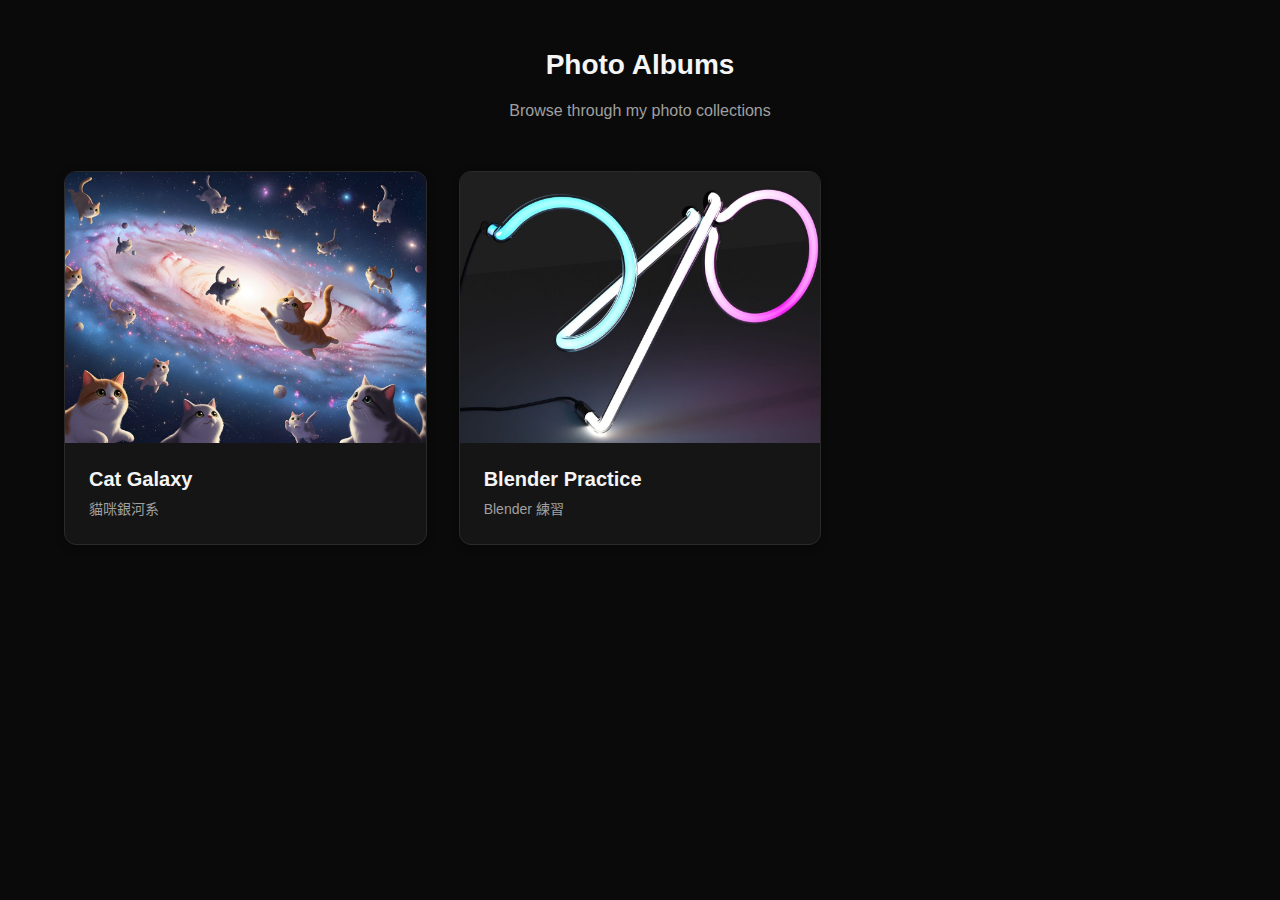
<file: index.html>
<!DOCTYPE html>
<html lang="zh-TW">
<head>
  <meta charset="UTF-8">
  <meta name="viewport" content="width=device-width, initial-scale=1.0">
  <meta name="description" content="A static photo album system built with pure HTML, CSS, and JavaScript">
  <title>Photo Albums</title>
  <link rel="icon" type="image/svg+xml" href="./assets/icons/favicon.svg">
  <link rel="stylesheet" href="./assets/css/base.css">
</head>
<body>
  <div class="index-container">
    <header class="index-header">
      <h1>Photo Albums</h1>
      <p>Browse through my photo collections</p>
    </header>

    <div id="album-list" class="album-list">
      <!-- Album cards will be dynamically inserted here -->
    </div>
  </div>

  <script src="./assets/js/utils.js"></script>
  <script src="./assets/js/index.js"></script>
</body>
</html>
</file>
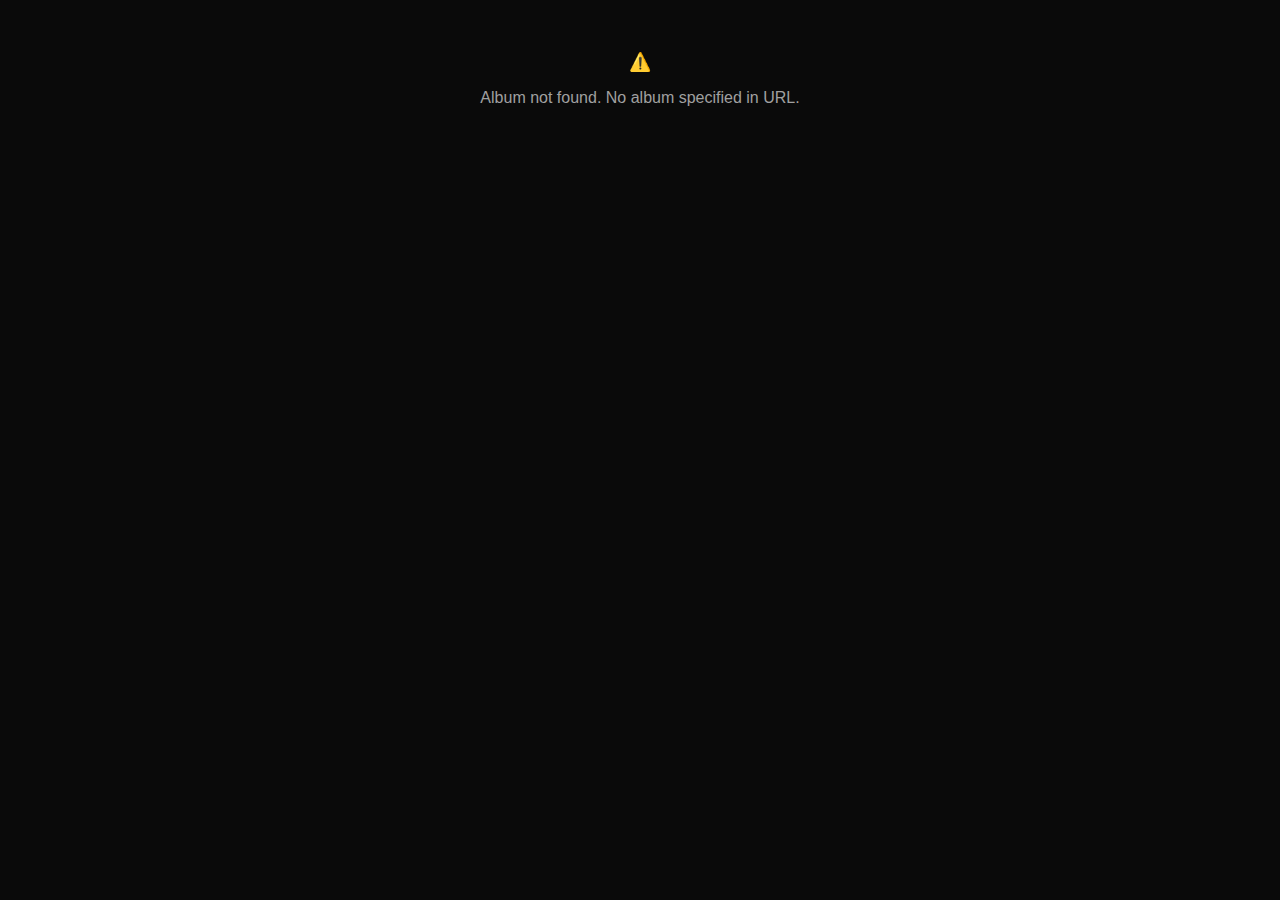
<file: album/index.html>
<!DOCTYPE html>
<html lang="zh-TW">
<head>
  <meta charset="UTF-8">
  <meta name="viewport" content="width=device-width, initial-scale=1.0, maximum-scale=5.0, user-scalable=yes">
  <meta name="description" content="Photo album slideshow">
  <title>Album - Photo Albums</title>
  <link rel="icon" type="image/svg+xml" href="../assets/icons/favicon.svg">

  <!-- Swiper CSS -->
  <link rel="stylesheet" href="https://cdn.jsdelivr.net/npm/swiper@11/swiper-bundle.min.css">

  <link rel="stylesheet" href="../assets/css/base.css">
  <link rel="stylesheet" href="../assets/css/album.css">
</head>
<body>
  <div class="slideshow-container">
    <!-- Header with album title -->
    <header class="slideshow-header">
      <h1 id="album-title" class="album-title">Loading...</h1>
    </header>

    <!-- Main photo swiper -->
    <div class="swiper main-swiper">
      <div class="swiper-wrapper" id="main-swiper-wrapper">
        <!-- Main photos will be dynamically inserted here -->
      </div>

      <!-- Navigation buttons -->
      <div class="swiper-button-prev"></div>
      <div class="swiper-button-next"></div>
    </div>

    <!-- Caption area -->
    <div class="caption-area">
      <p id="caption" class="caption"></p>
    </div>

    <!-- Thumbnail swiper -->
    <div class="swiper thumb-swiper" id="thumbnail-container">
      <div class="swiper-wrapper" id="thumb-swiper-wrapper">
        <!-- Thumbnails will be dynamically inserted here -->
      </div>
    </div>
  </div>

  <!-- Swiper JS -->
  <script src="https://cdn.jsdelivr.net/npm/swiper@11/swiper-bundle.min.js"></script>

  <script src="../assets/js/utils.js"></script>
  <script src="../assets/js/album.js"></script>
</body>
</html>
</file>
<file: assets/css/album.css>
/* Slideshow Page Styles */

/* Container */
.slideshow-container {
  display: flex;
  flex-direction: column;
  height: 100vh;
  overflow: hidden;
  background-color: #000;
  color: rgba(255, 255, 255, 0.8);
}

/* Header */
.slideshow-header {
  display: flex;
  align-items: center;
  justify-content: center;
  padding: var(--spacing-sm) var(--spacing-md);
  background-color: rgba(0, 0, 0, 0.8);
  backdrop-filter: blur(10px);
  border-bottom: 1px solid rgba(255, 255, 255, 0.1);
  flex-shrink: 0;
}

.album-title {
  text-align: center;
  font-size: 18px;
  font-weight: 600;
  margin: 0;
  white-space: nowrap;
  overflow: hidden;
  text-overflow: ellipsis;
}

/* Main Swiper */
.main-swiper {
  flex: 1;
  width: 100%;
  min-height: 0;
}

.main-swiper .swiper-slide {
  display: flex;
  align-items: center;
  justify-content: center;
  padding: var(--spacing-md);
}

.main-swiper .swiper-slide img {
  max-width: 100%;
  max-height: 100%;
  width: auto;
  height: auto;
  object-fit: contain;
  user-select: none;
  -webkit-user-drag: none;
}

/* Zoom Container Styles */
.swiper-zoom-container {
  width: 100%;
  height: 100%;
  display: flex;
  justify-content: center;
  align-items: center;
  text-align: center;
}

.swiper-zoom-container > img {
  max-width: 100%;
  max-height: 100%;
  object-fit: contain;
}

/* Swiper Navigation Buttons */
.swiper-button-prev,
.swiper-button-next {
  color: #fff;
  opacity: 0.7;
  transition: opacity 0.2s ease;
}

.swiper-button-prev:hover,
.swiper-button-next:hover {
  opacity: 1;
}

.swiper-button-prev::after,
.swiper-button-next::after {
  font-size: 32px;
  font-weight: bold;
}

/* Caption Area */
.caption-area {
  flex-shrink: 0;
  padding: var(--spacing-md);
  background-color: rgba(0, 0, 0, 0.8);
  backdrop-filter: blur(10px);
  min-height: 60px;
  display: flex;
  align-items: center;
  justify-content: center;
}

.caption {
  text-align: center;
  font-size: 16px;
  line-height: 1.6;
  color: rgba(255, 255, 255, 0.8);
  margin: 0;
  max-width: 800px;
}

/* Thumbnail Swiper */
.thumb-swiper {
  flex-shrink: 0;
  background-color: rgba(0, 0, 0, 0.9);
  border-top: 1px solid rgba(255, 255, 255, 0.1);
  padding: var(--spacing-sm) 0;
  overflow: hidden;
  min-height: 84px; /* Fixed height: 60px (thumbnail) + 12px (padding top/bottom) + 12px (spacing) */
}

.thumb-swiper[style*="display: none"] {
  /* Keep the space even when hidden */
  visibility: hidden;
  border-top: none;
}

.thumb-swiper .swiper-wrapper {
  padding: 0 var(--spacing-md);
}

.thumb-swiper .swiper-slide {
  width: 90px !important;
  height: 60px;
  border-radius: var(--radius-sm);
  overflow: hidden;
  cursor: pointer;
  border: 2px solid transparent;
  transition: border-color 0.2s ease, opacity 0.2s ease;
  opacity: 0.6;
}

.thumb-swiper .swiper-slide:hover {
  opacity: 0.9;
}

.thumb-swiper .swiper-slide-thumb-active {
  border-color: #fff;
  opacity: 1;
}

.thumb-swiper .swiper-slide img {
  width: 100%;
  height: 100%;
  object-fit: cover;
  user-select: none;
  -webkit-user-drag: none;
}

/* Mobile Responsive */
@media (max-width: 640px) {
  .slideshow-header {
    padding: var(--spacing-xs) var(--spacing-sm);
  }

  .album-title {
    font-size: 16px;
  }

  /* Hide navigation buttons on mobile - use swipe instead */
  .swiper-button-prev,
  .swiper-button-next {
    display: none;
  }

  .main-swiper .swiper-slide {
    padding: var(--spacing-sm);
  }

  .caption-area {
    padding: var(--spacing-sm);
    min-height: 50px;
  }

  .caption {
    font-size: 14px;
  }

  .thumb-swiper {
    min-height: 69px; /* Fixed height for mobile: 53px (thumbnail) + 8px (padding) + 8px (spacing) */
    padding-bottom: 64px; /* Extra padding for mobile to avoid bottom cut-off */
  }

  .thumb-swiper .swiper-slide {
    width: 80px !important;
    height: 53px;
  }
}

/* Tablet */
@media (min-width: 641px) and (max-width: 1024px) {
  .thumb-swiper {
    min-height: 77px; /* Fixed height for tablet: 57px (thumbnail) + 10px (padding) + 10px (spacing) */
  }

  .thumb-swiper .swiper-slide {
    width: 85px !important;
    height: 57px;
  }
}
</file>
<file: assets/css/base.css>
/* CSS Reset and Base Styles */
*, *::before, *::after {
  box-sizing: border-box;
  margin: 0;
  padding: 0;
}

/* CSS Variables */
:root {
  /* Colors - Dark Theme */
  --color-bg: #0a0a0a;
  --color-text: #f5f5f5;
  --color-text-secondary: #a0a0a0;
  --color-border: #2a2a2a;
  --color-hover: #1a1a1a;
  --color-accent: #3b82f6;
  --color-shadow: rgba(0, 0, 0, 0.3);

  /* Typography */
  --font-sans: -apple-system, BlinkMacSystemFont, "Segoe UI", Roboto, "Helvetica Neue", Arial, sans-serif;
  --font-size-base: 16px;
  --font-size-lg: 20px;
  --font-size-xl: 28px;

  /* Spacing */
  --spacing-xs: 8px;
  --spacing-sm: 16px;
  --spacing-md: 24px;
  --spacing-lg: 32px;
  --spacing-xl: 48px;

  /* Border Radius */
  --radius-sm: 4px;
  --radius-md: 8px;
  --radius-lg: 12px;

  /* Breakpoints (for reference in media queries) */
  --bp-mobile: 640px;
  --bp-tablet: 768px;
  --bp-desktop: 1024px;
}

/* Base Styles */
html {
  font-size: var(--font-size-base);
  -webkit-font-smoothing: antialiased;
  -moz-osx-font-smoothing: grayscale;
}

body {
  font-family: var(--font-sans);
  color: var(--color-text);
  background-color: var(--color-bg);
  line-height: 1.6;
}

/* Typography */
h1, h2, h3, h4, h5, h6 {
  font-weight: 600;
  line-height: 1.2;
}

h1 {
  font-size: var(--font-size-xl);
  margin-bottom: var(--spacing-md);
}

h2 {
  font-size: var(--font-size-lg);
  margin-bottom: var(--spacing-sm);
}

p {
  margin-bottom: var(--spacing-sm);
}

a {
  color: inherit;
  text-decoration: none;
}

/* Images */
img {
  max-width: 100%;
  height: auto;
  display: block;
}

/* Buttons */
button {
  font-family: inherit;
  font-size: inherit;
  cursor: pointer;
  border: none;
  background: none;
}

/* Album Index Page Styles */
.index-container {
  max-width: 1200px;
  margin: 0 auto;
  padding: var(--spacing-xl) var(--spacing-md);
}

.index-header {
  text-align: center;
  margin-bottom: var(--spacing-xl);
}

.index-header h1 {
  margin-bottom: var(--spacing-sm);
}

.index-header p {
  color: var(--color-text-secondary);
  margin-bottom: 0;
}

/* Album Grid */
.album-list {
  display: grid;
  grid-template-columns: repeat(auto-fill, minmax(300px, 1fr));
  gap: var(--spacing-lg);
}

/* Album Card */
.album-card {
  display: block;
  border-radius: var(--radius-lg);
  overflow: hidden;
  background: #151515;
  border: 1px solid var(--color-border);
  transition: all 0.3s ease;
  box-shadow: 0 2px 8px var(--color-shadow);
}

.album-card:hover {
  transform: translateY(-4px);
  box-shadow: 0 8px 24px rgba(0, 0, 0, 0.5);
  border-color: #3a3a3a;
}

.album-card-cover {
  width: 100%;
  aspect-ratio: 4 / 3;
  object-fit: cover;
  background-color: var(--color-hover);
}

.album-card-content {
  padding: var(--spacing-md);
}

.album-card h2 {
  margin-bottom: var(--spacing-xs);
  font-size: var(--font-size-lg);
}

.album-card p {
  color: var(--color-text-secondary);
  font-size: 14px;
  margin-bottom: 0;
  line-height: 1.5;
}

/* Responsive Design */
@media (max-width: 640px) {
  :root {
    --font-size-xl: 24px;
    --font-size-lg: 18px;
  }

  .index-container {
    padding: var(--spacing-lg) var(--spacing-sm);
  }

  .album-list {
    grid-template-columns: 1fr;
    gap: var(--spacing-md);
  }

  .album-card-content {
    padding: var(--spacing-sm);
  }
}

/* Utility Classes */
.text-center {
  text-align: center;
}

.hidden {
  display: none !important;
}
</file>
